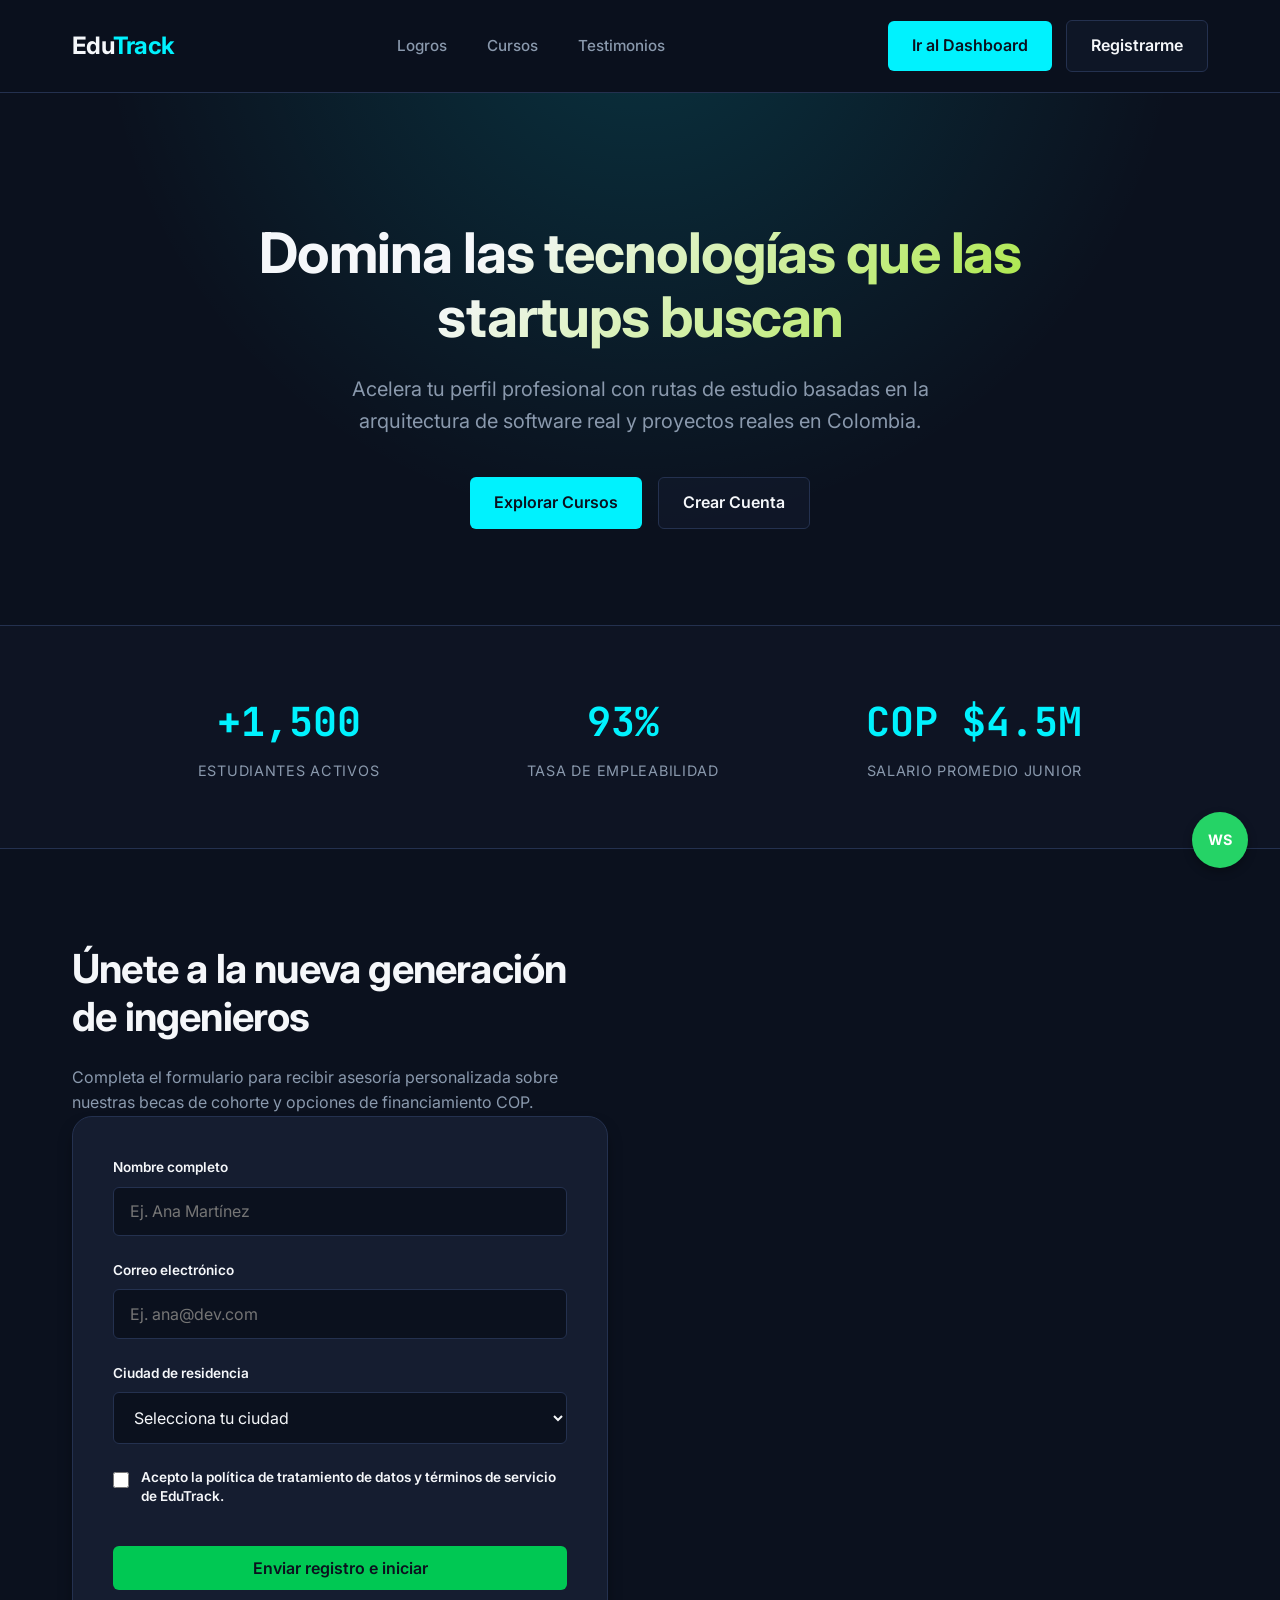
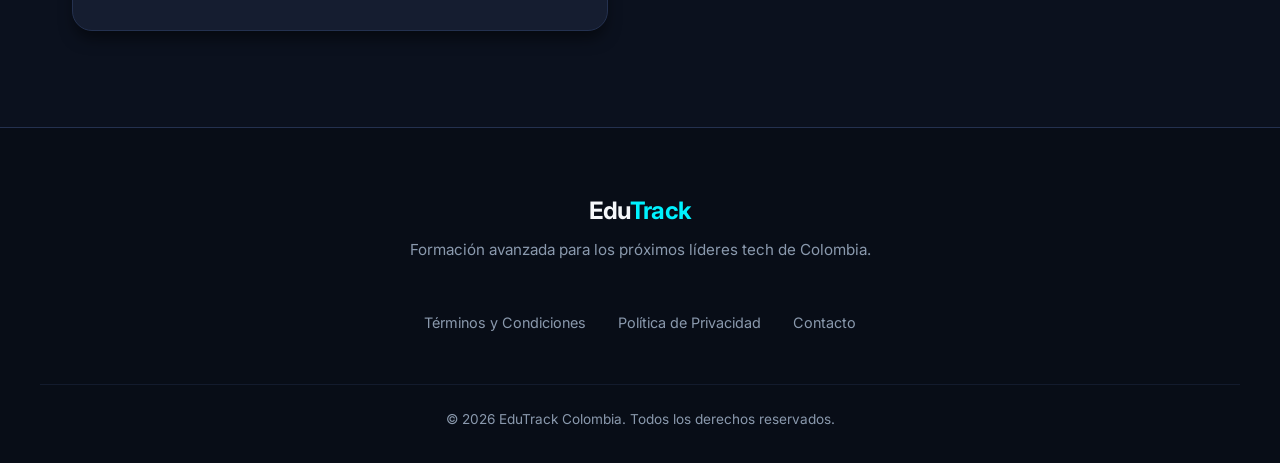
<file: index.html>
<!DOCTYPE html>
<html lang="es">
<head>
    <meta charset="UTF-8">
    <meta name="viewport" content="width=device-width, initial-scale=1.0">
    <title>EduTrack | Impulsa tu carrera tech en Colombia</title>
    
    <meta name="description" content="Formación avanzada en desarrollo frontend, backend y DevOps para los próximos líderes tecnológicos de Colombia.">
    <meta name="keywords" content="EduTrack, programación, aprender a programar, Next.js, NestJS, AWS, Colombia tech">
    <meta name="author" content="Jose Luis Herrera">

    <link rel="preconnect" href="https://fonts.googleapis.com">
    <link rel="preconnect" href="https://fonts.gstatic.com" crossorigin>
    <link href="https://fonts.googleapis.com/css2?family=Inter:wght@400;500;600;700&family=JetBrains+Mono:wght@500;700&display=swap" rel="stylesheet">
    
    <link rel="stylesheet" href="./css/base.css">
    <link rel="stylesheet" href="./css/lading.css">
</head>
<body>

    <header class="main-header">
        <nav class="nav-container" aria-label="Navegación principal">
            <div class="nav-logo">
                <a href="#" class="logo-link">Edu<span>Track</span></a>
            </div>
            <ul class="nav-menu">
                <li><a href="#stats" class="nav-link">Logros</a></li>
                <li><a href="#courses" class="nav-link">Cursos</a></li>
                <li><a href="#testimonials" class="nav-link">Testimonios</a></li>
            </ul>
            <div class="nav-cta">
                <a href="./dashboard.html" class="btn btn-primary" style="margin-right: 10px;">Ir al Dashboard</a>
                <a href="#register" class="btn btn-secondary">Registrarme</a>
            </div>
        </nav>
    </header>

    <main>
        
        <section class="hero-section">
            <div class="hero-container">
                <h1 class="hero-title">Domina las tecnologías que las startups buscan</h1>
                <p class="hero-subtitle">Acelera tu perfil profesional con rutas de estudio basadas en la arquitectura de software real y proyectos reales en Colombia.</p>
                <div class="hero-actions">
                    <a href="#courses" class="btn btn-primary">Explorar Cursos</a>
                    <a href="#register" class="btn btn-secondary">Crear Cuenta</a>
                </div>
            </div>
        </section>

        <section id="stats" class="stats-section">
            <div class="stats-grid">
                <div class="stat-item">
                    <span class="stat-number">+1,500</span>
                    <span class="stat-label">Estudiantes Activos</span>
                </div>
                <div class="stat-item">
                    <span class="stat-number">93%</span>
                    <span class="stat-label">Tasa de Empleabilidad</span>
                </div>
                <div class="stat-item">
                    <span class="stat-number">COP $4.5M</span>
                    <span class="stat-label">Salario Promedio Junior</span>
                </div>
            </div>
        </section>

        <section id="register" class="register-section">
            <div class="register-container">
                <div class="register-content">
                    <h2>Únete a la nueva generación de ingenieros</h2>
                    <p>Completa el formulario para recibir asesoría personalizada sobre nuestras becas de cohorte y opciones de financiamiento COP.</p>
                </div>
                
                <div class="register-card">
                    <form action="#" class="register-form" id="landing-register-form">
                        <div class="form-group">
                            <label for="reg-name">Nombre completo</label>
                            <input type="text" id="reg-name" class="form-input" placeholder="Ej. Ana Martínez" required>
                        </div>

                        <div class="form-group">
                            <label for="reg-email">Correo electrónico</label>
                            <input type="email" id="reg-email" class="form-input" placeholder="Ej. ana@dev.com" required>
                        </div>

                        <div class="form-group">
                            <label for="reg-city">Ciudad de residencia</label>
                            <select id="reg-city" class="form-select" required>
                                <option value="" disabled selected>Selecciona tu ciudad</option>
                                <option value="bogota">Bogotá</option>
                                <option value="medellin">Medellín</option>
                                <option value="cali">Cali</option>
                                <option value="barranquilla">Barranquilla</option>
                                <option value="otras">Otras ciudades</option>
                            </select>
                        </div>

                        <div class="form-group-checkbox">
                            <input type="checkbox" id="terms" class="input-checkbox" required>
                            <label for="terms" class="form-label-checkbox">Acepto la política de tratamiento de datos y términos de servicio de EduTrack.</label>
                        </div>

                        <button type="submit" class="btn btn-submit">Enviar registro e iniciar</button>
                    </form>
                </div>
            </div>
        </section>

    </main>

    <footer class="main-footer">
        <div class="footer-container">
            <div class="footer-brand">
                <a href="#" class="logo-link">Edu<span>Track</span></a>
                <p class="footer-tagline">Formación avanzada para los próximos líderes tech de Colombia.</p>
            </div>
            <div class="footer-links">
                <ul class="footer-menu" aria-label="Enlaces legales">
                    <li><a href="#" class="footer-link">Términos y Condiciones</a></li>
                    <li><a href="#" class="footer-link">Política de Privacidad</a></li>
                    <li><a href="#" class="footer-link">Contacto</a></li>
                </ul>
            </div>
            <div class="footer-copy">
                <p>&copy; 2026 EduTrack Colombia. Todos los derechos reservados.</p>
            </div>
        </div>
    </footer>

    <a href="https://wa.me/573000000000" class="whatsapp-float" target="_blank" rel="noopener noreferrer" aria-label="Chat de soporte en WhatsApp">WS</a>

</body>
</html>
</file>
<file: css/base.css>
/* ==========================================================================
   CSS BASE - EDUTRACK
   Variables Globales, Resets y Tipografías Comunes
   ========================================================================== */

/* 1. VARIABLES GLOBALES (Diseño de Sistema y Paleta de Colores) */
:root {
    /* Colores Primarios y de Identidad */
    --color-bg-main: #0B111E;       /* Azul grafito profundo */
    --color-bg-surface: #151D30;    /* Azul grafito secundario (tarjetas/sidebar) */
    --color-primary: #00F2FE;       /* Turquesa andino (acentos principales) */
    --color-secondary: #00C853;     /* Verde esmeralda (éxito/progreso completo) */
    
    /* Paleta de Alertas y Estados */
    --color-warning: #FFB300;       /* Ámbar (alertas de stock/planes intermedios) */
    --color-danger: #FF5252;        /* Carmesí (errores/eliminar) */
    
    /* Tipografía y Textos */
    --color-text-main: #F5F7FA;     /* Blanco grisáceo de alta legibilidad */
    --color-text-muted: #8A99AD;    /* Gris azulado para subtítulos y etiquetas */
    --color-border: #24314F;        /* Líneas divisorias sutiles */

    /* Fuentes del Sistema */
    --font-sans: 'Inter', -apple-system, BlinkMacSystemFont, "Segoe UI", Roboto, sans-serif;
    --font-mono: 'JetBrains Mono', monospace;

    /* Transiciones y Efectos */
    --transition-fast: 0.2s ease;
    --transition-normal: 0.3s ease;
    --radius-sm: 6px;
    --radius-md: 12px;
    --radius-lg: 20px;
    --shadow-sm: 0 4px 6px -1px rgba(0, 0, 0, 0.3);
    --shadow-md: 0 10px 15px -3px rgba(0, 0, 0, 0.5);
}

/* 2. RESETEO GLOBAL (Box-sizing y márgenes consistentes) */
*, *::before, *::after {
    box-sizing: border-box;
    margin: 0;
    padding: 0;
}

/* 3. ESTILOS BASE DE DOCUMENTO */
html {
    scroll-behavior: smooth;
    font-size: 16px; /* Base para uso de REMs */
    background-color: var(--color-bg-main);
    color: var(--color-text-main);
}

body {
    font-family: var(--font-sans);
    min-height: 100vh;
    line-height: 1.6;
    -webkit-font-smoothing: antialiased;
    -moz-osx-font-smoothing: grayscale;
    overflow-x: hidden;
}

/* 4. TIPOGRAFÍA SEMÁNTICA */
h1, h2, h3, h4, h5, h6 {
    font-weight: 700;
    line-height: 1.2;
    color: var(--color-text-main);
    letter-spacing: -0.02em;
}

p {
    color: var(--color-text-muted);
}

a {
    color: inherit;
    text-decoration: none;
    transition: color var(--transition-fast);
}

/* 5. ESTILOS DE ELEMENTOS DE FORMULARIO COMUNES */
input, select, textarea, button {
    font-family: inherit;
    font-size: inherit;
    color: inherit;
    background: transparent;
    border: none;
}

button {
    cursor: pointer;
}

/* 6. COMPONENTES ATÓMICOS: BOTONES GENERALES */
.btn {
    display: inline-flex;
    align-items: center;
    justify-content: center;
    padding: 0.75rem 1.5rem;
    font-weight: 600;
    border-radius: var(--radius-sm);
    transition: all var(--transition-fast);
    text-align: center;
}

.btn-primary {
    background-color: var(--color-primary);
    color: var(--color-bg-main);
}

.btn-primary:hover {
    background-color: #00D2DC;
    transform: translateY(-1px);
    box-shadow: 0 0 15px rgba(0, 242, 254, 0.4);
}

.btn-secondary {
    border: 1px solid var(--color-border);
    background-color: rgba(21, 29, 48, 0.5);
    color: var(--color-text-main);
}

.btn-secondary:hover {
    border-color: var(--color-primary);
    background-color: rgba(21, 29, 48, 0.8);
}

/* 7. UTILIDADES */
.escape-mono {
    font-family: var(--font-mono);
}

/* Ocultar elementos visualmente pero mantenerlos para lectores de pantalla (Accesibilidad) */
.sr-only {
    position: absolute;
    width: 1px;
    height: 1px;
    padding: 0;
    margin: -1px;
    overflow: hidden;
    clip: rect(0, 0, 0, 0);
    white-space: nowrap;
    border: 0;
}
</file>
<file: css/lading.css>
/* ==========================================================================
   LANDING PAGE STYLES - EDUTRACK
   Estilos específicos para la página de presentación principal
   ========================================================================== */

/* 1. HEADER & NAVEGACIÓN */
.main-header {
    background-color: rgba(11, 17, 30, 0.85); /* Fondo base con transparencia */
    backdrop-filter: blur(12px); /* Efecto esmerilado moderno */
    -webkit-backdrop-filter: blur(12px);
    position: sticky;
    top: 0;
    z-index: 100;
    border-bottom: 1px solid var(--color-border);
}

.nav-container {
    max-width: 1200px;
    margin: 0 auto;
    padding: 1.25rem 2rem;
    display: flex;
    align-items: center;
    justify-content: space-between;
}

.logo-link {
    font-size: 1.5rem;
    font-weight: 700;
    letter-spacing: -0.03em;
}

.logo-link span {
    color: var(--color-primary); /* Turquesa andino */
}

.nav-menu {
    display: flex;
    list-style: none;
    gap: 2.5rem;
}

.nav-link {
    font-size: 0.95rem;
    font-weight: 500;
    color: var(--color-text-muted);
}

.nav-link:hover {
    color: var(--color-primary);
}

/* 2. SECCIÓN HÉROE (HERO SECTION) */
.hero-section {
    position: relative;
    padding: 8rem 2rem 6rem 2rem;
    display: flex;
    justify-content: center;
    align-items: center;
    text-align: center;
    background: radial-gradient(circle at 50% -20%, rgba(0, 242, 254, 0.15) 0%, transparent 60%);
}

.hero-container {
    max-width: 800px;
}

.hero-title {
    font-size: 3.5rem;
    line-height: 1.15;
    margin-bottom: 1.5rem;
    background: linear-gradient(135deg, var(--color-text-main) 30%, #A3E635 100%);
    -webkit-background-clip: text;
    -webkit-text-fill-color: transparent;
}

.hero-subtitle {
    font-size: 1.25rem;
    line-height: 1.6;
    margin-bottom: 2.5rem;
    max-width: 650px;
    margin-left: auto;
    margin-right: auto;
}

.hero-actions {
    display: flex;
    justify-content: center;
    gap: 1rem;
}

/* 3. SECCIÓN DE ESTADÍSTICAS / LOGROS */
.stats-section {
    padding: 4rem 2rem;
    border-top: 1px solid var(--color-border);
    border-bottom: 1px solid var(--color-border);
    background-color: rgba(21, 29, 48, 0.3);
}

.stats-grid {
    max-width: 1000px;
    margin: 0 auto;
    display: flex;
    justify-content: space-around;
    align-items: center;
    gap: 2rem;
    flex-wrap: wrap;
}

.stat-item {
    text-align: center;
}

.stat-number {
    display: block;
    font-family: var(--font-mono);
    font-size: 2.5rem;
    font-weight: 700;
    color: var(--color-primary);
    margin-bottom: 0.25rem;
}

.stat-label {
    font-size: 0.9rem;
    text-transform: uppercase;
    letter-spacing: 0.05em;
    color: var(--color-text-muted);
}

/* 4. SECCIÓN DE REGISTRO (CON FORMULARIO CARD) */
.register-section {
    padding: 6rem 2rem;
    max-width: 1200px;
    margin: 0 auto;
    display: grid;
    grid-template-columns: 1fr 1fr;
    gap: 4rem;
    align-items: center;
}

.register-content h2 {
    font-size: 2.5rem;
    margin-bottom: 1.5rem;
}

.register-card {
    background-color: var(--color-bg-surface);
    padding: 2.5rem;
    border-radius: var(--radius-lg);
    border: 1px solid var(--color-border);
    box-shadow: var(--shadow-md);
}

.register-form .form-group {
    margin-bottom: 1.5rem;
}

.register-form label {
    display: block;
    font-size: 0.85rem;
    font-weight: 600;
    margin-bottom: 0.5rem;
    color: var(--color-text-main);
}

.form-input, .form-select {
    width: 100%;
    padding: 0.85rem 1rem;
    background-color: var(--color-bg-main);
    border: 1px solid var(--color-border);
    border-radius: var(--radius-sm);
    color: var(--color-text-main);
    transition: border-color var(--transition-fast), box-shadow var(--transition-fast);
}

.form-input:focus, .form-select:focus {
    outline: none;
    border-color: var(--color-primary);
    box-shadow: 0 0 8px rgba(0, 242, 254, 0.2);
}

.form-select option {
    background-color: var(--color-bg-surface);
    color: var(--color-text-main);
}

/* Checkbox Personalizado */
.form-group-checkbox {
    display: flex;
    align-items: flex-start;
    gap: 0.75rem;
    margin-bottom: 2rem;
}

.input-checkbox {
    width: 1.15rem;
    height: 1.15rem;
    accent-color: var(--color-primary);
    margin-top: 0.2rem;
    cursor: pointer;
}

.form-label-checkbox {
    font-size: 0.85rem;
    color: var(--color-text-muted);
    line-height: 1.4;
    cursor: pointer;
}

.btn-submit {
    width: 100%;
    background-color: var(--color-secondary); /* Verde Esmeralda para acciones de éxito */
    color: var(--color-bg-main);
}

.btn-submit:hover {
    background-color: #00E65B;
    transform: translateY(-1px);
    box-shadow: 0 4px 12px rgba(0, 200, 83, 0.3);
}

/* 5. PIE DE PÁGINA (FOOTER) */
.main-footer {
    border-top: 1px solid var(--color-border);
    padding: 4rem 2rem 2rem 2rem;
    background-color: #080D17;
}

.footer-container {
    max-width: 1200px;
    margin: 0 auto;
    display: flex;
    flex-direction: column;
    gap: 3rem;
}

.footer-brand {
    text-align: center;
}

.footer-tagline {
    margin-top: 0.5rem;
    font-size: 0.95rem;
}

.footer-links {
    display: flex;
    justify-content: center;
}

.footer-menu {
    display: flex;
    gap: 2rem;
    list-style: none;
}

.footer-link {
    font-size: 0.9rem;
    color: var(--color-text-muted);
}

.footer-link:hover {
    color: var(--color-text-main);
}

.footer-copy {
    text-align: center;
    border-top: 1px solid rgba(36, 49, 79, 0.4);
    padding-top: 1.5rem;
    font-size: 0.85rem;
    color: var(--color-text-muted);
}

/* 6. BOTÓN FLOTANTE WHATSAPP */
.whatsapp-float {
    position: fixed;
    bottom: 2rem;
    right: 2rem;
    width: 3.5rem;
    height: 3.5rem;
    background-color: #25D366;
    color: #FFF;
    border-radius: 50%;
    display: flex;
    align-items: center;
    justify-content: center;
    font-weight: 700;
    font-size: 0.9rem;
    box-shadow: 0 4px 10px rgba(0, 0, 0, 0.3);
    z-index: 999;
    transition: transform var(--transition-fast);
}

.whatsapp-float:hover {
    transform: scale(1.1);
}

/* ==========================================================================
   MEDIA QUERIES (RESPONSIVE DESIGN)
   ========================================================================== */
@media (max-width: 768px) {
    .nav-menu, .nav-cta {
        display: none; /* En producción esto se controlaría con un menú hamburguesa si se desea */
    }
    
    .hero-title {
        font-size: 2.25rem;
    }
    
    .register-section {
        grid-template-columns: 1fr;
        gap: 2.5rem;
    }
    
    .register-content {
        text-align: center;
    }
    
    .stats-grid {
        flex-direction: column;
        gap: 1.5rem;
    }
}
</file>
